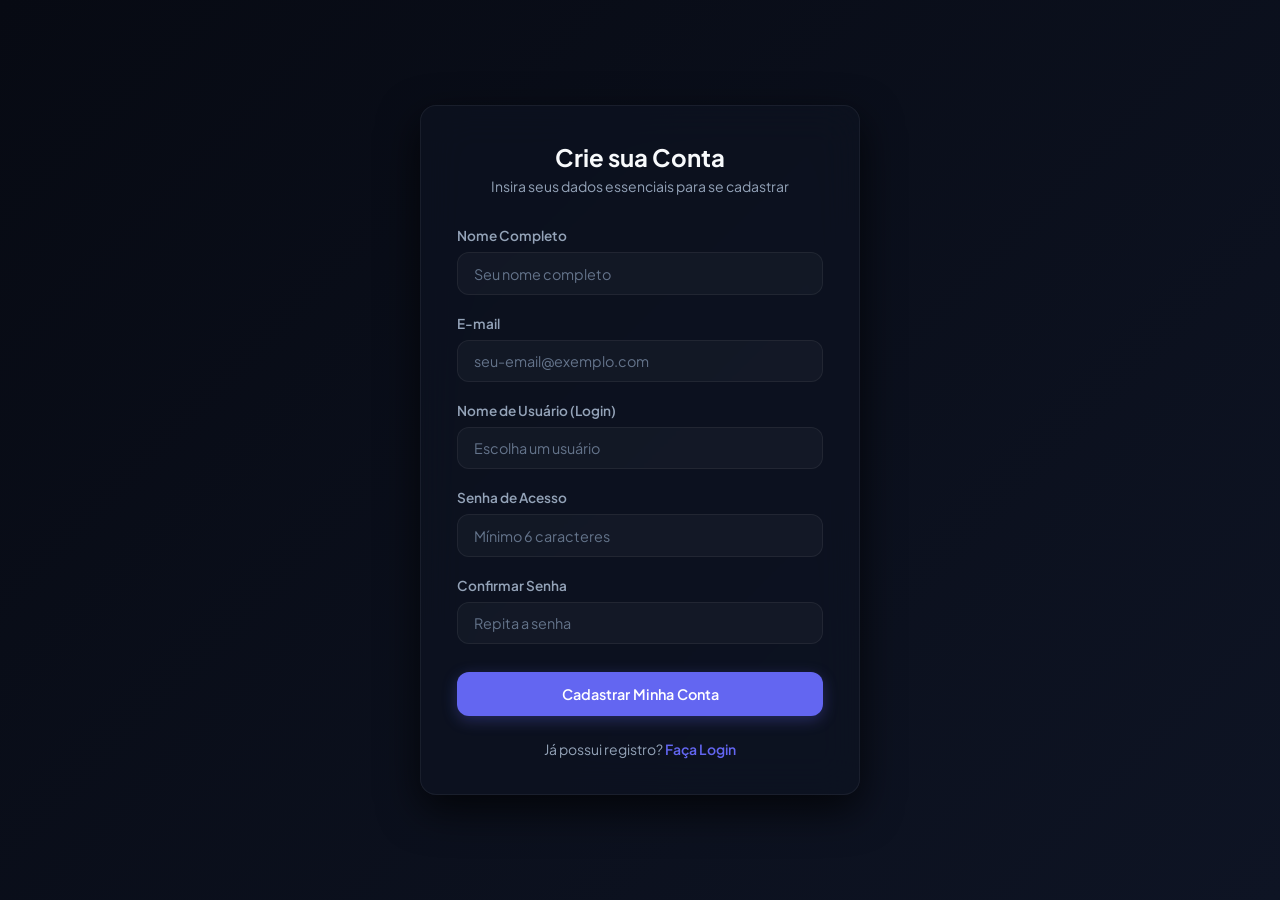
<file: cadastro.html>
<!DOCTYPE html>
<html lang="pt-BR">
<head>
    <meta charset="UTF-8">
    <meta name="viewport" content="width=device-width, initial-scale=1.0">
    <title>contasLGS — Cadastro</title>
    <link href="https://cdn.jsdelivr.net/npm/boxicons@2.1.4/css/boxicons.min.css" rel="stylesheet">
    <link rel="stylesheet" href="style.css">
    <style>
        body {
            align-items: center;
            justify-content: center;
            padding: 1.5rem;
            background: linear-gradient(135deg, #070a13 0%, #0e1424 100%);
        }
        
        .auth-container {
            width: 100%;
            max-width: 440px;
            display: flex;
            flex-direction: column;
            gap: 1.5rem;
        }

        .auth-card {
            background: rgba(14, 19, 34, 0.7);
            backdrop-filter: blur(20px);
            border: 1px solid var(--border-color);
            border-radius: var(--border-radius-lg);
            padding: 2.25rem;
            box-shadow: 0 15px 40px rgba(0, 0, 0, 0.7);
        }

        .auth-header {
            text-align: center;
            margin-bottom: 2rem;
        }

        .auth-header h2 {
            font-size: 1.5rem;
            font-weight: 700;
            margin-bottom: 0.35rem;
        }

        .auth-header p {
            color: var(--text-secondary);
            font-size: 0.875rem;
        }

        .alert {
            padding: 0.75rem 1rem;
            border-radius: var(--border-radius-md);
            font-size: 0.85rem;
            font-weight: 500;
            margin-bottom: 1.25rem;
            display: flex;
            align-items: center;
            gap: 0.5rem;
        }

        .alert-error {
            background: rgba(244, 63, 94, 0.1);
            border: 1px solid var(--color-expense);
            color: var(--color-expense);
        }

        .alert-success {
            background: rgba(16, 185, 129, 0.1);
            border: 1px solid var(--color-income);
            color: var(--color-income);
        }

        .auth-footer {
            text-align: center;
            margin-top: 1.5rem;
            font-size: 0.875rem;
            color: var(--text-secondary);
        }

        .auth-footer a {
            color: var(--color-primary);
            text-decoration: none;
            font-weight: 600;
        }

        .auth-footer a:hover {
            text-decoration: underline;
        }
    </style>
</head>
<body>

    <div class="auth-container">
        
        <div class="auth-card">
            <div class="auth-header">
                <h2>Crie sua Conta</h2>
                <p>Insira seus dados essenciais para se cadastrar</p>
            </div>

            <div class="alert alert-error" id="registerAlertError" style="display: none;">
                <i class="bx bx-error-circle"></i>
                <span id="registerAlertErrorText"></span>
            </div>

            <div class="alert alert-success" id="registerAlertSuccess" style="display: none;">
                <i class="bx bx-check-circle"></i>
                <span id="registerAlertSuccessText"></span>
            </div>

            <form id="registerForm" style="display: flex; flex-direction: column; gap: 1.25rem;">
                <!-- Nome Completo -->
                <div class="form-group">
                    <label for="name">Nome Completo</label>
                    <input type="text" id="name" name="name" class="form-input" placeholder="Seu nome completo" required>
                </div>

                <!-- E-mail -->
                <div class="form-group">
                    <label for="email">E-mail</label>
                    <input type="email" id="email" name="email" class="form-input" placeholder="seu-email@exemplo.com" required>
                </div>

                <!-- Nome de Usuário -->
                <div class="form-group">
                    <label for="username">Nome de Usuário (Login)</label>
                    <input type="text" id="username" name="username" class="form-input" placeholder="Escolha um usuário" required>
                </div>

                <!-- Senha -->
                <div class="form-group">
                    <label for="password">Senha de Acesso</label>
                    <input type="password" id="password" name="password" class="form-input" placeholder="Mínimo 6 caracteres" required minlength="6">
                </div>

                <!-- Confirmar Senha -->
                <div class="form-group">
                    <label for="passwordConfirm">Confirmar Senha</label>
                    <input type="password" id="passwordConfirm" name="passwordConfirm" class="form-input" placeholder="Repita a senha" required minlength="6">
                </div>

                <button type="submit" class="btn btn-primary" style="margin-top: 0.5rem; width: 100%;">
                    Cadastrar Minha Conta
                </button>
            </form>

            <div class="auth-footer">
                Já possui registro? <a href="login.html">Faça Login</a>
            </div>
        </div>

    </div>

    <script src="localdb.js"></script>
</body>
</html>
</file>
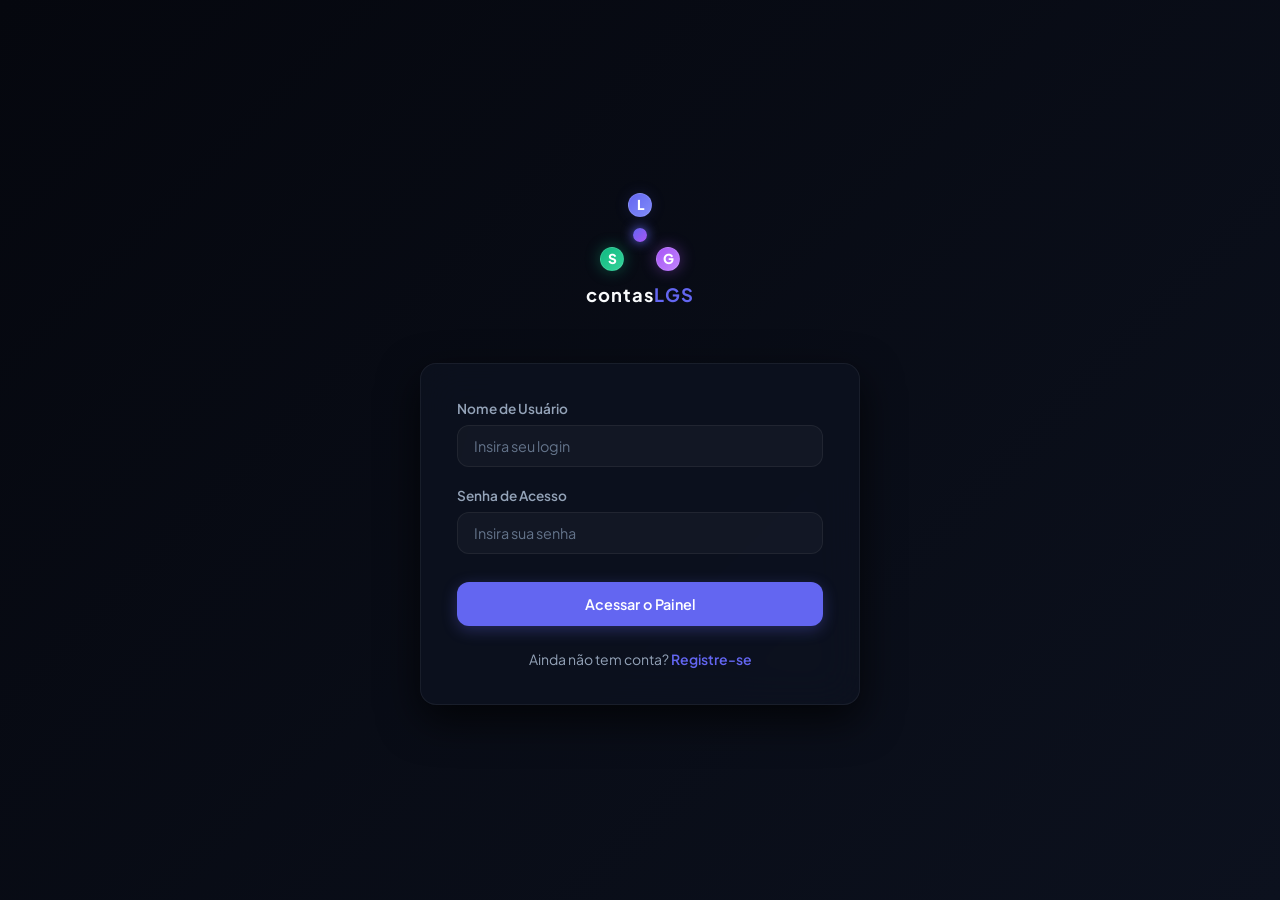
<file: login.html>
<!DOCTYPE html>
<html lang="pt-BR">
<head>
    <meta charset="UTF-8">
    <meta name="viewport" content="width=device-width, initial-scale=1.0">
    <title>contasLGS — Login Obrigatório</title>
    
    <!-- Boxicons -->
    <link href="https://cdn.jsdelivr.net/npm/boxicons@2.1.4/css/boxicons.min.css" rel="stylesheet">
    
    <!-- Estilos Premium -->
    <link rel="stylesheet" href="style.css">
    
    <style>
        body {
            align-items: center;
            justify-content: center;
            padding: 1.5rem;
            background: linear-gradient(135deg, #05070e 0%, #0c111e 100%);
        }

        .auth-container {
            width: 100%;
            max-width: 440px;
            display: flex;
            flex-direction: column;
            gap: 1.5rem;
            align-items: center;
        }

        .auth-card {
            background: rgba(14, 19, 34, 0.7);
            backdrop-filter: blur(20px);
            border: 1px solid var(--border-color);
            border-radius: var(--border-radius-lg);
            padding: 2.25rem;
            box-shadow: 0 15px 40px rgba(0, 0, 0, 0.7);
            width: 100%;
        }

        .alert {
            padding: 0.75rem 1rem;
            border-radius: var(--border-radius-md);
            font-size: 0.85rem;
            font-weight: 500;
            margin-bottom: 1.25rem;
            display: flex;
            align-items: center;
            gap: 0.5rem;
            background: rgba(244, 63, 94, 0.1);
            border: 1px solid var(--color-expense);
            color: var(--color-expense);
        }

        /* --- ANIMAÇÃO EXCLUSIVA MOINHO LGS --- */
        .windmill-container {
            display: flex;
            flex-direction: column;
            align-items: center;
            margin-bottom: 1.5rem;
            position: relative;
            height: 120px;
            width: 120px;
        }

        .windmill {
            width: 80px;
            height: 80px;
            position: relative;
            animation: spinWindmill 8s linear infinite;
        }

        .windmill-center {
            position: absolute;
            top: 50%;
            left: 50%;
            transform: translate(-50%, -50%);
            width: 14px;
            height: 14px;
            background: linear-gradient(135deg, var(--color-primary), #a855f7);
            border-radius: 50%;
            box-shadow: 0 0 12px var(--color-primary);
            z-index: 5;
        }

        .windmill-blade {
            position: absolute;
            width: 24px;
            height: 24px;
            border-radius: 50%;
            display: flex;
            align-items: center;
            justify-content: center;
            font-weight: 800;
            font-size: 0.85rem;
            color: #fff;
            box-shadow: 0 0 10px rgba(255, 255, 255, 0.15);
            background: rgba(255, 255, 255, 0.04);
            border: 1px solid rgba(255, 255, 255, 0.1);
            transition: var(--transition-smooth);
            user-select: none;
        }

        /* Lançadores orbitais dispostos em moinho de 120 graus cada */
        .blade-l {
            top: -2px;
            left: 50%;
            transform: translateX(-50%);
            background: linear-gradient(135deg, var(--color-primary), #818cf8);
            box-shadow: 0 0 15px var(--color-primary-glow);
            animation: pulseRadiusL 4s ease-in-out infinite alternate;
        }

        .blade-g {
            bottom: 4px;
            right: 0px;
            background: linear-gradient(135deg, #a855f7, #c084fc);
            box-shadow: 0 0 15px rgba(168, 85, 247, 0.4);
            animation: pulseRadiusG 4s ease-in-out infinite alternate;
        }

        .blade-s {
            bottom: 4px;
            left: 0px;
            background: linear-gradient(135deg, var(--color-income), #34d399);
            box-shadow: 0 0 15px rgba(16, 185, 129, 0.4);
            animation: pulseRadiusS 4s ease-in-out infinite alternate;
        }

        /* Rotação circular das pás */
        @keyframes spinWindmill {
            0% { transform: rotate(0deg); }
            100% { transform: rotate(360deg); }
        }

        /* Animações orbitais para alterar a distância do centro (simula moinho dinâmico/mecânico) */
        @keyframes pulseRadiusL {
            0% { top: -2px; }
            100% { top: -14px; }
        }
        @keyframes pulseRadiusG {
            0% { bottom: 4px; right: 0px; }
            100% { bottom: -6px; right: -10px; }
        }
        @keyframes pulseRadiusS {
            0% { bottom: 4px; left: 0px; }
            100% { bottom: -6px; left: -10px; }
        }

        .auth-footer {
            text-align: center;
            margin-top: 1.5rem;
            font-size: 0.875rem;
            color: var(--text-secondary);
        }

        .auth-footer a {
            color: var(--color-primary);
            text-decoration: none;
            font-weight: 600;
        }

        .auth-footer a:hover {
            text-decoration: underline;
        }

        .branding-text {
            font-size: 1.15rem;
            font-weight: 700;
            margin-top: 0.5rem;
            letter-spacing: 0.05em;
        }
    </style>
</head>
<body>

    <div class="auth-container">
        
        <!-- LOGO MOINHO LGS -->
        <div class="windmill-container">
            <div class="windmill">
                <div class="windmill-center"></div>
                <div class="windmill-blade blade-l">L</div>
                <div class="windmill-blade blade-g">G</div>
                <div class="windmill-blade blade-s">S</div>
            </div>
            <div class="branding-text">
                contas<span style="color: var(--color-primary)">LGS</span>
            </div>
        </div>

        <!-- FORM CARD -->
        <div class="auth-card">
            
            <div class="alert" id="loginAlert" style="display: none;">
                <i class="bx bx-error-circle"></i>
                <span id="loginAlertText"></span>
            </div>

            <form id="loginForm" style="display: flex; flex-direction: column; gap: 1.25rem;">
                <!-- Usuário -->
                <div class="form-group">
                    <label for="username">Nome de Usuário</label>
                    <input type="text" id="username" name="username" class="form-input" placeholder="Insira seu login" required>
                </div>

                <!-- Senha -->
                <div class="form-group">
                    <label for="password">Senha de Acesso</label>
                    <input type="password" id="password" name="password" class="form-input" placeholder="Insira sua senha" required>
                </div>

                <button type="submit" class="btn btn-primary" style="margin-top: 0.5rem; width: 100%;">
                    Acessar o Painel
                </button>
            </form>

            <div class="auth-footer">
                Ainda não tem conta? <a href="cadastro.html">Registre-se</a>
            </div>
        </div>

    </div>

    <script src="localdb.js"></script>
</body>
</html>
</file>
<file: style.css>
@import url('https://fonts.googleapis.com/css2?family=Plus+Jakarta+Sans:wght@300;400;500;600;700&display=swap');

/* --- DESIGN SYSTEM & VARIAVEIS --- */
:root {
    color-scheme: dark;
    --bg-main: #070a13;
    --bg-surface: #0e1322;
    --bg-surface-glass: rgba(14, 19, 34, 0.65);
    --border-color: rgba(255, 255, 255, 0.06);
    --color-primary: #6366f1;
    --color-primary-glow: rgba(99, 102, 241, 0.15);
    --color-primary-hover: #4f46e5;
    --color-income: #10b981;
    --color-income-glow: rgba(16, 185, 129, 0.1);
    --color-expense: #f43f5e;
    --color-expense-glow: rgba(244, 63, 94, 0.1);
    --color-pending: #f59e0b;
    --color-pending-glow: rgba(245, 158, 11, 0.1);
    --text-primary: #f8fafc;
    --text-secondary: #94a3b8;
    --text-muted: #64748b;
    --font-family: 'Plus Jakarta Sans', -apple-system, BlinkMacSystemFont, "Segoe UI", Roboto, sans-serif;
    --border-radius-lg: 16px;
    --border-radius-md: 12px;
    --border-radius-sm: 8px;
    --transition-smooth: all 0.3s cubic-bezier(0.4, 0, 0.2, 1);
    --shadow-premium: 0 10px 30px -10px rgba(0, 0, 0, 0.7);
    --sidebar-width: 260px;
    
    /* Variaveis de hover/background dinamicas */
    --bg-input: rgba(255, 255, 255, 0.03);
    --bg-hover: rgba(255, 255, 255, 0.04);
    --bg-hover-strong: rgba(255, 255, 255, 0.05);
    --bg-hover-light: rgba(255, 255, 255, 0.015);
    --bg-header: rgba(255, 255, 255, 0.01);
}

/* --- TEMA CLARO (LIGHT MODE) --- */
:root[data-theme="light"] {
    color-scheme: light;
    --bg-main: #f8fafc;
    --bg-surface: #ffffff;
    --bg-surface-glass: rgba(255, 255, 255, 0.85);
    --border-color: rgba(0, 0, 0, 0.08);
    --text-primary: #0f172a;
    --text-secondary: #475569;
    --text-muted: #94a3b8;
    --shadow-premium: 0 10px 30px -10px rgba(0, 0, 0, 0.08);
    
    --bg-input: rgba(0, 0, 0, 0.03);
    --bg-hover: rgba(0, 0, 0, 0.04);
    --bg-hover-strong: rgba(0, 0, 0, 0.05);
    --bg-hover-light: rgba(0, 0, 0, 0.015);
    --bg-header: rgba(0, 0, 0, 0.02);
}

/* --- RESET & BASE --- */
* { margin: 0; padding: 0; box-sizing: border-box; }
body { background-color: var(--bg-main); color: var(--text-primary); font-family: var(--font-family); min-height: 100vh; display: flex; overflow-x: hidden; -webkit-font-smoothing: antialiased; transition: background-color 0.3s, color 0.3s; }

/* Custom Scrollbar */
::-webkit-scrollbar { width: 6px; height: 6px; }
::-webkit-scrollbar-track { background: var(--bg-main); }
::-webkit-scrollbar-thumb { background: rgba(255,255,255,0.1); border-radius: 10px; }
::-webkit-scrollbar-thumb:hover { background: rgba(255,255,255,0.2); }

[data-theme="light"] ::-webkit-scrollbar-thumb { background: rgba(0,0,0,0.15); }
[data-theme="light"] ::-webkit-scrollbar-thumb:hover { background: rgba(0,0,0,0.25); }

/* Correção para Options de Select (Dropdown) */
select option {
    background-color: var(--bg-surface);
    color: var(--text-primary);
}

/* --- LAYOUT --- */
.app-container { display: flex; width: 100vw; min-height: 100vh; }

/* SIDEBAR */
.sidebar {
    width: var(--sidebar-width);
    background-color: var(--bg-surface);
    border-right: 1px solid var(--border-color);
    padding: 2rem 1.5rem;
    display: flex;
    flex-direction: column;
    gap: 2.5rem;
    flex-shrink: 0;
    position: fixed;
    top: 0; left: 0;
    height: 100vh;
    z-index: 50;
    transition: transform 0.3s cubic-bezier(0.4,0,0.2,1);
    overflow-y: auto;
}
.sidebar-overlay {
    display: none;
    position: fixed; inset: 0;
    background: rgba(7,10,19,0.7);
    backdrop-filter: blur(4px);
    z-index: 40;
}
.sidebar-overlay.active { display: block; }

/* Brand */
.brand { display: flex; align-items: center; gap: 0.75rem; font-size: 1.25rem; font-weight: 700; letter-spacing: -0.025em; color: var(--text-primary); }
.brand-icon { width: 32px; height: 32px; background: linear-gradient(135deg, var(--color-primary), #a855f7); border-radius: var(--border-radius-sm); display: flex; align-items: center; justify-content: center; color: #fff; font-size: 1rem; box-shadow: 0 0 15px var(--color-primary-glow); }
.brand-subtitle { font-size: 0.75rem; color: var(--color-primary); font-weight: 500; text-transform: uppercase; letter-spacing: 0.1em; margin-top: -2px; }
.brand-section { display: flex; justify-content: space-between; align-items: center; }
.btn-sidebar-close { display: none; background: transparent; border: 1px solid var(--border-color); color: var(--text-secondary); width: 30px; height: 30px; border-radius: 8px; cursor: pointer; font-size: 1rem; align-items: center; justify-content: center; }

.nav-menu { display: flex; flex-direction: column; gap: 0.4rem; list-style: none; }
.nav-item a { display: flex; align-items: center; gap: 0.75rem; padding: 0.85rem 1rem; color: var(--text-secondary); text-decoration: none; font-size: 0.9rem; font-weight: 500; border-radius: var(--border-radius-md); transition: var(--transition-smooth); border: 1px solid transparent; }
.nav-item.active a, .nav-item a:hover { color: var(--text-primary); background-color: var(--color-primary-glow); border-color: rgba(99,102,241,0.1); }
.nav-item.active a { font-weight: 600; box-shadow: inset 3px 0 0 var(--color-primary); }

.sidebar-footer { margin-top: auto; padding-top: 1rem; border-top: 1px solid var(--border-color); display: flex; flex-direction: column; gap: 0.75rem; }
.user-profile { display: flex; align-items: center; gap: 0.75rem; cursor: pointer; padding: 0.5rem; border-radius: var(--border-radius-md); transition: var(--transition-smooth); }
.user-profile:hover { background: var(--bg-hover); }
.avatar { width: 40px; height: 40px; border-radius: 50%; background: linear-gradient(135deg,#3b82f6,#8b5cf6); display: flex; align-items: center; justify-content: center; font-weight: 600; color: white; border: 2px solid var(--border-color); flex-shrink: 0; }
.user-info { display: flex; flex-direction: column; overflow: hidden; }
.user-name { font-size: 0.875rem; font-weight: 600; white-space: nowrap; overflow: hidden; text-overflow: ellipsis; }
.user-role { font-size: 0.75rem; color: var(--text-muted); }

/* MAIN CONTENT */
.main-content { flex-grow: 1; margin-left: var(--sidebar-width); padding: 2.5rem; overflow-y: auto; display: flex; flex-direction: column; gap: 2rem; min-height: 100vh; }

/* HEADER */
.header { display: flex; justify-content: space-between; align-items: center; flex-wrap: wrap; gap: 1rem; }
.header-left { display: flex; align-items: center; gap: 1rem; }
.btn-hamburger { display: none; background: var(--bg-surface); border: 1px solid var(--border-color); color: var(--text-primary); width: 40px; height: 40px; border-radius: var(--border-radius-md); cursor: pointer; font-size: 1.1rem; align-items: center; justify-content: center; transition: var(--transition-smooth); flex-shrink: 0; }
.btn-hamburger:hover { border-color: var(--color-primary); color: var(--color-primary); }
.header-title h1 { font-size: 1.75rem; font-weight: 700; letter-spacing: -0.02em; }
.header-title p { color: var(--text-secondary); font-size: 0.9rem; margin-top: 0.25rem; }
.header-actions { display: flex; align-items: center; gap: 0.75rem; flex-wrap: wrap; }

/* ALERTA DE PENDÊNCIAS */
.alert-banner {
    background: linear-gradient(135deg, rgba(245,158,11,0.12), rgba(244,63,94,0.08));
    border: 1px solid rgba(245,158,11,0.25);
    border-radius: var(--border-radius-md);
    padding: 0.85rem 1.25rem;
    display: none;
    align-items: center;
    gap: 0.85rem;
    font-size: 0.875rem;
    animation: fadeSlideIn 0.4s ease;
}
.alert-banner.show { display: flex; }
.alert-banner-icon { color: var(--color-pending); font-size: 1.2rem; flex-shrink: 0; }
.alert-banner-text { flex-grow: 1; }
.alert-banner-text strong { color: var(--color-pending); }
.alert-banner-close { background: transparent; border: none; color: var(--text-muted); cursor: pointer; font-size: 1rem; transition: var(--transition-smooth); }
.alert-banner-close:hover { color: var(--text-primary); }

/* MONTH SELECTOR */
.month-selector { background: var(--bg-surface-glass); backdrop-filter: blur(12px); border: 1px solid var(--border-color); color: var(--text-primary); padding: 0.65rem 1rem; border-radius: var(--border-radius-md); font-family: var(--font-family); font-size: 0.9rem; font-weight: 500; cursor: pointer; transition: var(--transition-smooth); outline: none; }
.month-selector:focus, .month-selector:hover { border-color: var(--color-primary); box-shadow: 0 0 10px rgba(99,102,241,0.2); }

/* BOTÕES */
.btn { display: inline-flex; align-items: center; justify-content: center; gap: 0.5rem; padding: 0.75rem 1.25rem; border-radius: var(--border-radius-md); font-family: var(--font-family); font-size: 0.9rem; font-weight: 600; cursor: pointer; transition: var(--transition-smooth); border: 1px solid transparent; text-decoration: none; outline: none; white-space: nowrap; }
.btn-primary { background-color: var(--color-primary); color: #fff; box-shadow: 0 4px 15px rgba(99,102,241,0.3); }
.btn-primary:hover { background-color: var(--color-primary-hover); transform: translateY(-2px); box-shadow: 0 6px 20px rgba(99,102,241,0.4); }
.btn-primary:active { transform: translateY(0); }
.btn-secondary { background-color: transparent; border-color: var(--border-color); color: var(--text-primary); }
.btn-secondary:hover { background-color: var(--bg-hover); border-color: var(--text-secondary); }
.btn-success { background: rgba(16,185,129,0.15); border-color: rgba(16,185,129,0.3); color: var(--color-income); }
.btn-success:hover { background: rgba(16,185,129,0.25); }
.btn-danger { background: rgba(244,63,94,0.1); border-color: rgba(244,63,94,0.3); color: var(--color-expense); }
.btn-danger:hover { background: rgba(244,63,94,0.2); }
.btn-sm { padding: 0.45rem 0.85rem; font-size: 0.8rem; }

/* KPI CARDS */
.kpi-grid { display: grid; grid-template-columns: repeat(auto-fit, minmax(200px, 1fr)); gap: 1.5rem; }
.kpi-card { background: var(--bg-surface-glass); backdrop-filter: blur(16px); border: 1px solid var(--border-color); border-radius: var(--border-radius-lg); padding: 1.5rem; display: flex; flex-direction: column; gap: 1rem; position: relative; overflow: hidden; transition: var(--transition-smooth); box-shadow: var(--shadow-premium); }
.kpi-card:hover { transform: translateY(-4px); border-color: rgba(255,255,255,0.12); }
.kpi-card::before { content:''; position:absolute; top:0; left:0; width:4px; height:100%; }
.kpi-balance::before { background-color: var(--color-primary); }
.kpi-income::before { background-color: var(--color-income); }
.kpi-expense::before { background-color: var(--color-expense); }
.kpi-balance:hover { box-shadow: 0 12px 30px -10px rgba(99,102,241,0.25); }
.kpi-income:hover { box-shadow: 0 12px 30px -10px rgba(16,185,129,0.2); }
.kpi-expense:hover { box-shadow: 0 12px 30px -10px rgba(244,63,94,0.2); }
.kpi-header { display: flex; justify-content: space-between; align-items: center; }
.kpi-title { color: var(--text-secondary); font-size: 0.8rem; font-weight: 600; text-transform: uppercase; letter-spacing: 0.05em; }
.kpi-icon { width: 38px; height: 38px; border-radius: 50%; display: flex; align-items: center; justify-content: center; font-size: 1.1rem; }
.kpi-balance .kpi-icon { background: rgba(99,102,241,0.1); color: var(--color-primary); }
.kpi-income .kpi-icon { background: rgba(16,185,129,0.1); color: var(--color-income); }
.kpi-expense .kpi-icon { background: rgba(244,63,94,0.1); color: var(--color-expense); }
.kpi-value { font-size: 1.75rem; font-weight: 700; letter-spacing: -0.03em; transition: color 0.3s; }
.kpi-footer { font-size: 0.75rem; color: var(--text-muted); display: flex; align-items: center; gap: 0.35rem; }

/* ANIMAÇÃO KPI */
@keyframes fadeSlideIn { from { opacity:0; transform: translateY(-8px); } to { opacity:1; transform: translateY(0); } }
@keyframes countUp { from { opacity:0.4; transform: scale(0.95); } to { opacity:1; transform: scale(1); } }
.kpi-value.animate { animation: countUp 0.4s cubic-bezier(0.34,1.56,0.64,1); }

/* DASHBOARD GRID */
.dashboard-grid { display: grid; grid-template-columns: 2fr 1fr; gap: 1.5rem; }
.chart-card { background: var(--bg-surface-glass); backdrop-filter: blur(16px); border: 1px solid var(--border-color); border-radius: var(--border-radius-lg); padding: 1.5rem; box-shadow: var(--shadow-premium); display: flex; flex-direction: column; gap: 1rem; min-height: 340px; }
.chart-header { display: flex; justify-content: space-between; align-items: center; }
.chart-title { font-size: 1rem; font-weight: 700; }
.chart-container { position: relative; flex-grow: 1; width: 100%; height: 100%; }
.breakdown-card { background: var(--bg-surface-glass); backdrop-filter: blur(16px); border: 1px solid var(--border-color); border-radius: var(--border-radius-lg); padding: 1.5rem; box-shadow: var(--shadow-premium); display: flex; flex-direction: column; gap: 1.25rem; }
.breakdown-list { display: flex; flex-direction: column; gap: 1rem; overflow-y: auto; max-height: 260px; }
.breakdown-item { display: flex; flex-direction: column; gap: 0.4rem; }
.breakdown-info { display: flex; justify-content: space-between; font-size: 0.85rem; }
.breakdown-name { font-weight: 500; color: var(--text-primary); }
.breakdown-value { font-weight: 600; color: var(--text-secondary); }
.progress-bar-bg { width: 100%; height: 6px; background: var(--bg-hover); border-radius: 3px; overflow: hidden; }
.progress-bar-fill { height: 100%; background: linear-gradient(90deg, var(--color-primary), #818cf8); border-radius: 3px; transition: width 0.8s cubic-bezier(0.4,0,0.2,1); }

/* FILTROS */
.filter-card { background: var(--bg-surface-glass); backdrop-filter: blur(16px); border: 1px solid var(--border-color); border-radius: var(--border-radius-lg); padding: 1.25rem 1.5rem; box-shadow: var(--shadow-premium); display: flex; flex-wrap: wrap; align-items: center; gap: 0.85rem; }
.search-box { position: relative; flex-grow: 2; min-width: 180px; }
.search-input { width: 100%; background: var(--bg-input); border: 1px solid var(--border-color); color: var(--text-primary); padding: 0.65rem 1rem 0.65rem 2.25rem; border-radius: var(--border-radius-md); font-family: var(--font-family); font-size: 0.875rem; outline: none; transition: var(--transition-smooth); }
.search-input:focus { border-color: var(--color-primary); background: var(--bg-hover-strong); box-shadow: 0 0 10px rgba(99,102,241,0.15); }
.search-box-icon { position: absolute; left: 0.85rem; top: 50%; transform: translateY(-50%); color: var(--text-muted); font-size: 0.9rem; }
.filter-select { background: var(--bg-input); border: 1px solid var(--border-color); color: var(--text-primary); padding: 0.65rem 1rem; border-radius: var(--border-radius-md); font-family: var(--font-family); font-size: 0.875rem; cursor: pointer; outline: none; transition: var(--transition-smooth); min-width: 130px; }
.filter-select:focus, .filter-select:hover { border-color: var(--color-primary); }
.filter-date-group { display: flex; align-items: center; gap: 0.5rem; flex-wrap: wrap; }
.filter-date-label { font-size: 0.8rem; color: var(--text-muted); white-space: nowrap; }
.filter-date-input { background: var(--bg-input); border: 1px solid var(--border-color); color: var(--text-primary); padding: 0.6rem 0.75rem; border-radius: var(--border-radius-md); font-family: var(--font-family); font-size: 0.85rem; outline: none; transition: var(--transition-smooth); min-width: 130px; }
.filter-date-input:focus { border-color: var(--color-primary); }
.filter-date-input::-webkit-calendar-picker-indicator { filter: invert(0.6); cursor: pointer; }

/* TABELA */
.table-card { background: var(--bg-surface-glass); backdrop-filter: blur(16px); border: 1px solid var(--border-color); border-radius: var(--border-radius-lg); box-shadow: var(--shadow-premium); overflow: hidden; }
.table-header-row { padding: 1.25rem 1.5rem; border-bottom: 1px solid var(--border-color); display: flex; justify-content: space-between; align-items: center; flex-wrap: wrap; gap: 0.75rem; }
.table-header-actions { display: flex; gap: 0.5rem; flex-wrap: wrap; }
.table-title { font-size: 1.1rem; font-weight: 700; }
.table-container { overflow-x: auto; width: 100%; }
table { width: 100%; border-collapse: collapse; text-align: left; }
th { background: var(--bg-header); color: var(--text-secondary); font-size: 0.75rem; font-weight: 600; text-transform: uppercase; letter-spacing: 0.05em; padding: 1rem 1.5rem; border-bottom: 1px solid var(--border-color); white-space: nowrap; }
td { padding: 1.1rem 1.5rem; border-bottom: 1px solid var(--border-color); font-size: 0.875rem; color: var(--text-primary); vertical-align: middle; }
tr:last-child td { border-bottom: none; }
tr { transition: var(--transition-smooth); }
tr:hover td { background: var(--bg-hover-light); }
.transaction-desc { font-weight: 600; }
.transaction-date { color: var(--text-secondary); white-space: nowrap; }
.badge { display: inline-flex; align-items: center; gap: 0.35rem; padding: 0.25rem 0.65rem; border-radius: 50px; font-size: 0.75rem; font-weight: 600; white-space: nowrap; }
.badge-income { background: rgba(16,185,129,0.1); color: var(--color-income); }
.badge-expense { background: rgba(244,63,94,0.1); color: var(--color-expense); }
.badge-recurring { background: rgba(99,102,241,0.1); color: var(--color-primary); font-size: 0.7rem; padding: 0.15rem 0.5rem; margin-left: 0.3rem; }
.status-indicator { display: inline-flex; align-items: center; gap: 0.45rem; font-weight: 500; font-size: 0.85rem; }
.status-dot { width: 6px; height: 6px; border-radius: 50%; }
.status-pago { color: var(--color-income); }
.status-pago .status-dot { background-color: var(--color-income); box-shadow: 0 0 8px var(--color-income); }
.status-pendente { color: var(--color-pending); }
.status-pendente .status-dot { background-color: var(--color-pending); box-shadow: 0 0 8px var(--color-pending); }
.amount-value { font-weight: 700; }
.amount-receita { color: var(--color-income); }
.amount-despesa { color: var(--color-expense); }
.actions-cell { display: flex; gap: 0.5rem; justify-content: flex-end; }

/* PAGINAÇÃO */
.pagination { display: flex; align-items: center; justify-content: space-between; padding: 1rem 1.5rem; border-top: 1px solid var(--border-color); flex-wrap: wrap; gap: 0.75rem; }
.pagination-info { font-size: 0.8rem; color: var(--text-muted); }
.pagination-controls { display: flex; gap: 0.35rem; }
.page-btn { width: 32px; height: 32px; border-radius: var(--border-radius-sm); border: 1px solid var(--border-color); background: transparent; color: var(--text-secondary); cursor: pointer; font-family: var(--font-family); font-size: 0.8rem; font-weight: 600; display: flex; align-items: center; justify-content: center; transition: var(--transition-smooth); }
.page-btn:hover { border-color: var(--color-primary); color: var(--color-primary); }
.page-btn.active { background: var(--color-primary); border-color: var(--color-primary); color: #fff; box-shadow: 0 2px 8px rgba(99,102,241,0.4); }
.page-btn:disabled { opacity: 0.3; cursor: not-allowed; }

/* ICON BUTTONS */
.btn-icon { width: 32px; height: 32px; border-radius: var(--border-radius-sm); display: flex; align-items: center; justify-content: center; border: 1px solid var(--border-color); background: transparent; color: var(--text-secondary); cursor: pointer; transition: var(--transition-smooth); }
.btn-icon:hover { color: var(--text-primary); background: var(--bg-hover-strong); }
.btn-icon-edit:hover { color: var(--color-primary); border-color: rgba(99,102,241,0.3); }
.btn-icon-delete:hover { color: var(--color-expense); border-color: rgba(244,63,94,0.3); }

/* EMPTY STATE */
.empty-state { padding: 3rem; text-align: center; color: var(--text-secondary); display: flex; flex-direction: column; align-items: center; gap: 0.75rem; }
.empty-icon { font-size: 2.5rem; color: var(--text-muted); }

/* MODAIS */
.modal-overlay { position: fixed; top:0; left:0; width:100vw; height:100vh; background: rgba(7,10,19,0.75); backdrop-filter: blur(8px); display: none; align-items: center; justify-content: center; z-index: 200; opacity: 0; pointer-events: none; transition: opacity 0.3s ease; padding: 1rem; }
.modal-overlay.active { opacity: 1; pointer-events: auto; }
.modal-overlay { display: none; }
.modal-overlay[style*="flex"] { display: flex; }
.modal-card { background: var(--bg-surface); border: 1px solid var(--border-color); border-radius: var(--border-radius-lg); width: 100%; max-width: 520px; box-shadow: 0 20px 50px rgba(0,0,0,0.8); transform: scale(0.9); transition: transform 0.3s cubic-bezier(0.34,1.56,0.64,1); overflow: hidden; max-height: 90vh; display: flex; flex-direction: column; }
.modal-card-lg { max-width: 680px; }
.modal-overlay.active .modal-card { transform: scale(1); }
.modal-header { padding: 1.5rem; border-bottom: 1px solid var(--border-color); display: flex; justify-content: space-between; align-items: center; flex-shrink: 0; }
.modal-title { font-size: 1.15rem; font-weight: 700; }
.modal-body { padding: 1.5rem; overflow-y: auto; }
.modal-footer { padding: 1.25rem 1.5rem; border-top: 1px solid var(--border-color); display: flex; justify-content: flex-end; gap: 0.75rem; background: var(--bg-header); flex-shrink: 0; }

/* FORM */
.form-group { display: flex; flex-direction: column; gap: 0.5rem; }
.form-group label { font-size: 0.85rem; font-weight: 600; color: var(--text-secondary); }
.form-input { background: var(--bg-input); border: 1px solid var(--border-color); color: var(--text-primary); padding: 0.7rem 1rem; border-radius: var(--border-radius-md); font-family: var(--font-family); font-size: 0.9rem; outline: none; transition: var(--transition-smooth); width: 100%; }
.form-input:focus { border-color: var(--color-primary); background: var(--bg-hover-strong); box-shadow: 0 0 0 3px rgba(99,102,241,0.1); }
.form-input::placeholder { color: var(--text-muted); }
.form-grid { display: grid; grid-template-columns: 1fr 1fr; gap: 1.25rem; }
.form-group.full-width { grid-column: 1 / -1; }

/* RADIO BUTTONS */
.radio-group { display: flex; gap: 0.75rem; }
.radio-btn { flex: 1; }
.radio-btn input[type="radio"] { display: none; }
.radio-label { display: flex; align-items: center; justify-content: center; gap: 0.5rem; padding: 0.7rem; border-radius: var(--border-radius-md); border: 1px solid var(--border-color); font-size: 0.875rem; font-weight: 600; cursor: pointer; transition: var(--transition-smooth); color: var(--text-secondary); }
.radio-btn-receita input:checked ~ .radio-label { background: rgba(16,185,129,0.1); border-color: rgba(16,185,129,0.4); color: var(--color-income); }
.radio-btn-despesa input:checked ~ .radio-label { background: rgba(244,63,94,0.1); border-color: rgba(244,63,94,0.4); color: var(--color-expense); }
.radio-label:hover { background: var(--bg-hover); }

/* RECURRING TOGGLE */
.recurring-toggle { display: flex; align-items: center; gap: 0.75rem; padding: 0.85rem 1rem; background: rgba(99,102,241,0.05); border: 1px solid rgba(99,102,241,0.1); border-radius: var(--border-radius-md); cursor: pointer; transition: var(--transition-smooth); }
.recurring-toggle:hover { background: rgba(99,102,241,0.1); }
.toggle-switch { width: 40px; height: 22px; background: var(--border-color); border-radius: 11px; position: relative; transition: var(--transition-smooth); flex-shrink: 0; }
.toggle-switch::after { content:''; position:absolute; top:3px; left:3px; width:16px; height:16px; background:#fff; border-radius:50%; transition: transform 0.2s; }
#formRecurring:checked ~ .recurring-toggle .toggle-switch { background: var(--color-primary); }
#formRecurring:checked ~ .recurring-toggle .toggle-switch::after { transform: translateX(18px); }
#formRecurring { display: none; }

/* LINKS */
.links-grid { display: grid; grid-template-columns: repeat(auto-fill, minmax(280px,1fr)); gap: 1.25rem; }
.link-card { background: var(--bg-surface-glass); border: 1px solid var(--border-color); border-radius: var(--border-radius-lg); padding: 1.25rem; display: flex; flex-direction: column; gap: 1rem; transition: var(--transition-smooth); }
.link-card:hover { border-color: rgba(99,102,241,0.2); transform: translateY(-2px); box-shadow: 0 8px 20px -8px rgba(0,0,0,0.5); }
.link-card-header { display: flex; flex-direction: row; align-items: center; gap: 0.85rem; }
.link-card-icon { width: 40px; height: 40px; border-radius: var(--border-radius-md); background: rgba(99,102,241,0.1); border: 1px solid rgba(99,102,241,0.15); display: flex; align-items: center; justify-content: center; color: var(--color-primary); font-size: 1.1rem; flex-shrink: 0; }
.link-card-title { font-weight: 700; font-size: 0.95rem; line-height: 1.3; }
.link-card-badge { display: inline-flex; align-items: center; padding: 0.2rem 0.6rem; background: rgba(99,102,241,0.1); color: var(--color-primary); border-radius: 50px; font-size: 0.72rem; font-weight: 600; width: fit-content; }
.link-card-footer { display: flex; justify-content: space-between; align-items: center; gap: 0.5rem; }

/* ADMIN SECTION */
.admin-table-card { background: var(--bg-surface-glass); backdrop-filter: blur(16px); border: 1px solid var(--border-color); border-radius: var(--border-radius-lg); overflow: hidden; box-shadow: var(--shadow-premium); }
.role-badge-admin { background: rgba(99,102,241,0.15); color: var(--color-primary); border-radius: 50px; padding: 0.2rem 0.6rem; font-size: 0.72rem; font-weight: 700; }
.role-badge-user { background: rgba(100,116,139,0.15); color: var(--text-secondary); border-radius: 50px; padding: 0.2rem 0.6rem; font-size: 0.72rem; font-weight: 700; }

/* IMPORT MODAL */
.import-dropzone { border: 2px dashed var(--border-color); border-radius: var(--border-radius-lg); padding: 2.5rem; text-align: center; cursor: pointer; transition: var(--transition-smooth); }
.import-dropzone:hover, .import-dropzone.drag-over { border-color: var(--color-primary); background: rgba(99,102,241,0.05); }
.import-preview-table { width: 100%; border-collapse: collapse; font-size: 0.8rem; margin-top: 1rem; }
.import-preview-table th { background: var(--bg-input); padding: 0.5rem 0.75rem; text-align: left; color: var(--text-muted); border-bottom: 1px solid var(--border-color); }
.import-preview-table td { padding: 0.5rem 0.75rem; border-bottom: 1px solid var(--border-color); }
.import-preview-table tr:last-child td { border-bottom: none; }

/* PROFILE DROPDOWN */
.profile-dropdown { position: relative; }
.profile-menu { position: absolute; bottom: calc(100% + 8px); left: 0; right: 0; background: #111827; border: 1px solid var(--border-color); border-radius: var(--border-radius-md); overflow: hidden; box-shadow: 0 -10px 30px rgba(0,0,0,0.6); opacity: 0; pointer-events: none; transform: translateY(8px); transition: var(--transition-smooth); z-index: 100; }
.profile-menu.active { opacity: 1; pointer-events: auto; transform: translateY(0); }
.profile-menu-item { display: flex; align-items: center; gap: 0.75rem; padding: 0.75rem 1rem; font-size: 0.85rem; font-weight: 500; color: var(--text-secondary); cursor: pointer; transition: var(--transition-smooth); text-decoration: none; }
.profile-menu-item:hover { background: var(--bg-hover); color: var(--text-primary); }
.profile-menu-item.danger { color: var(--color-expense); }
.profile-menu-item.danger:hover { background: rgba(244,63,94,0.08); }
.profile-menu-divider { height: 1px; background: var(--border-color); }

/* TOASTS */
.toast-container { position: fixed; bottom: 1.5rem; right: 1.5rem; display: flex; flex-direction: column; gap: 0.75rem; z-index: 1000; }
.toast { display: flex; align-items: center; gap: 0.75rem; padding: 0.85rem 1.25rem; border-radius: var(--border-radius-md); box-shadow: 0 8px 24px rgba(0,0,0,0.5); font-size: 0.875rem; font-weight: 500; transform: translateX(120%); transition: transform 0.35s cubic-bezier(0.34,1.56,0.64,1); max-width: 380px; border: 1px solid transparent; }
.toast.show { transform: translateX(0); }
.toast-success { background: #0f2a1f; border-color: rgba(16,185,129,0.3); color: var(--color-income); }
.toast-error { background: #2a0f1a; border-color: rgba(244,63,94,0.3); color: var(--color-expense); }
.toast-icon { font-size: 1.1rem; flex-shrink: 0; }
.toast-body { flex-grow: 1; }

/* ESTOQUE / COMPRAS */
.shopping-add-row { display: flex; align-items: center; gap: 0.5rem; padding-top: 1rem; margin-top: 1rem; border-top: 1px solid var(--border-color); flex-wrap: wrap; }

/* RESPONSIVO MOBILE */
@media (max-width: 1100px) {
    .kpi-grid { grid-template-columns: repeat(2, 1fr); }
    .dashboard-grid { grid-template-columns: 1fr; }
}

@media (max-width: 768px) {
    :root { --sidebar-width: 260px; }

    .sidebar { transform: translateX(-100%); }
    .sidebar.open { transform: translateX(0); }
    .btn-sidebar-close { display: flex; }
    .btn-hamburger { display: flex; }

    .main-content { margin-left: 0; padding: 1.25rem; }

    .header { flex-direction: column; align-items: flex-start; }
    .header-actions { width: 100%; justify-content: flex-start; }

    .kpi-grid { grid-template-columns: repeat(2, 1fr); gap: 1rem; }
    .kpi-value { font-size: 1.4rem; }

    .filter-card { flex-direction: column; align-items: stretch; }
    .filter-card > * { width: 100%; }
    .filter-date-group { flex-direction: column; align-items: stretch; }
    .filter-date-input { width: 100%; }

    .modal-card { max-width: 100%; border-radius: var(--border-radius-md); }
    .form-grid { grid-template-columns: 1fr; }

    th, td { padding: 0.85rem 1rem; }
    .header-title h1 { font-size: 1.4rem; }

    .links-grid { grid-template-columns: 1fr; }
    .table-header-row { flex-direction: column; align-items: flex-start; }
    .pagination { flex-direction: column; align-items: flex-start; }
}

@media (max-width: 480px) {
    .kpi-grid { grid-template-columns: 1fr; }
    .main-content { padding: 1rem; gap: 1.25rem; }
    .kpi-card { padding: 1.1rem; }
    .radio-group { flex-direction: column; }
}
</file>
